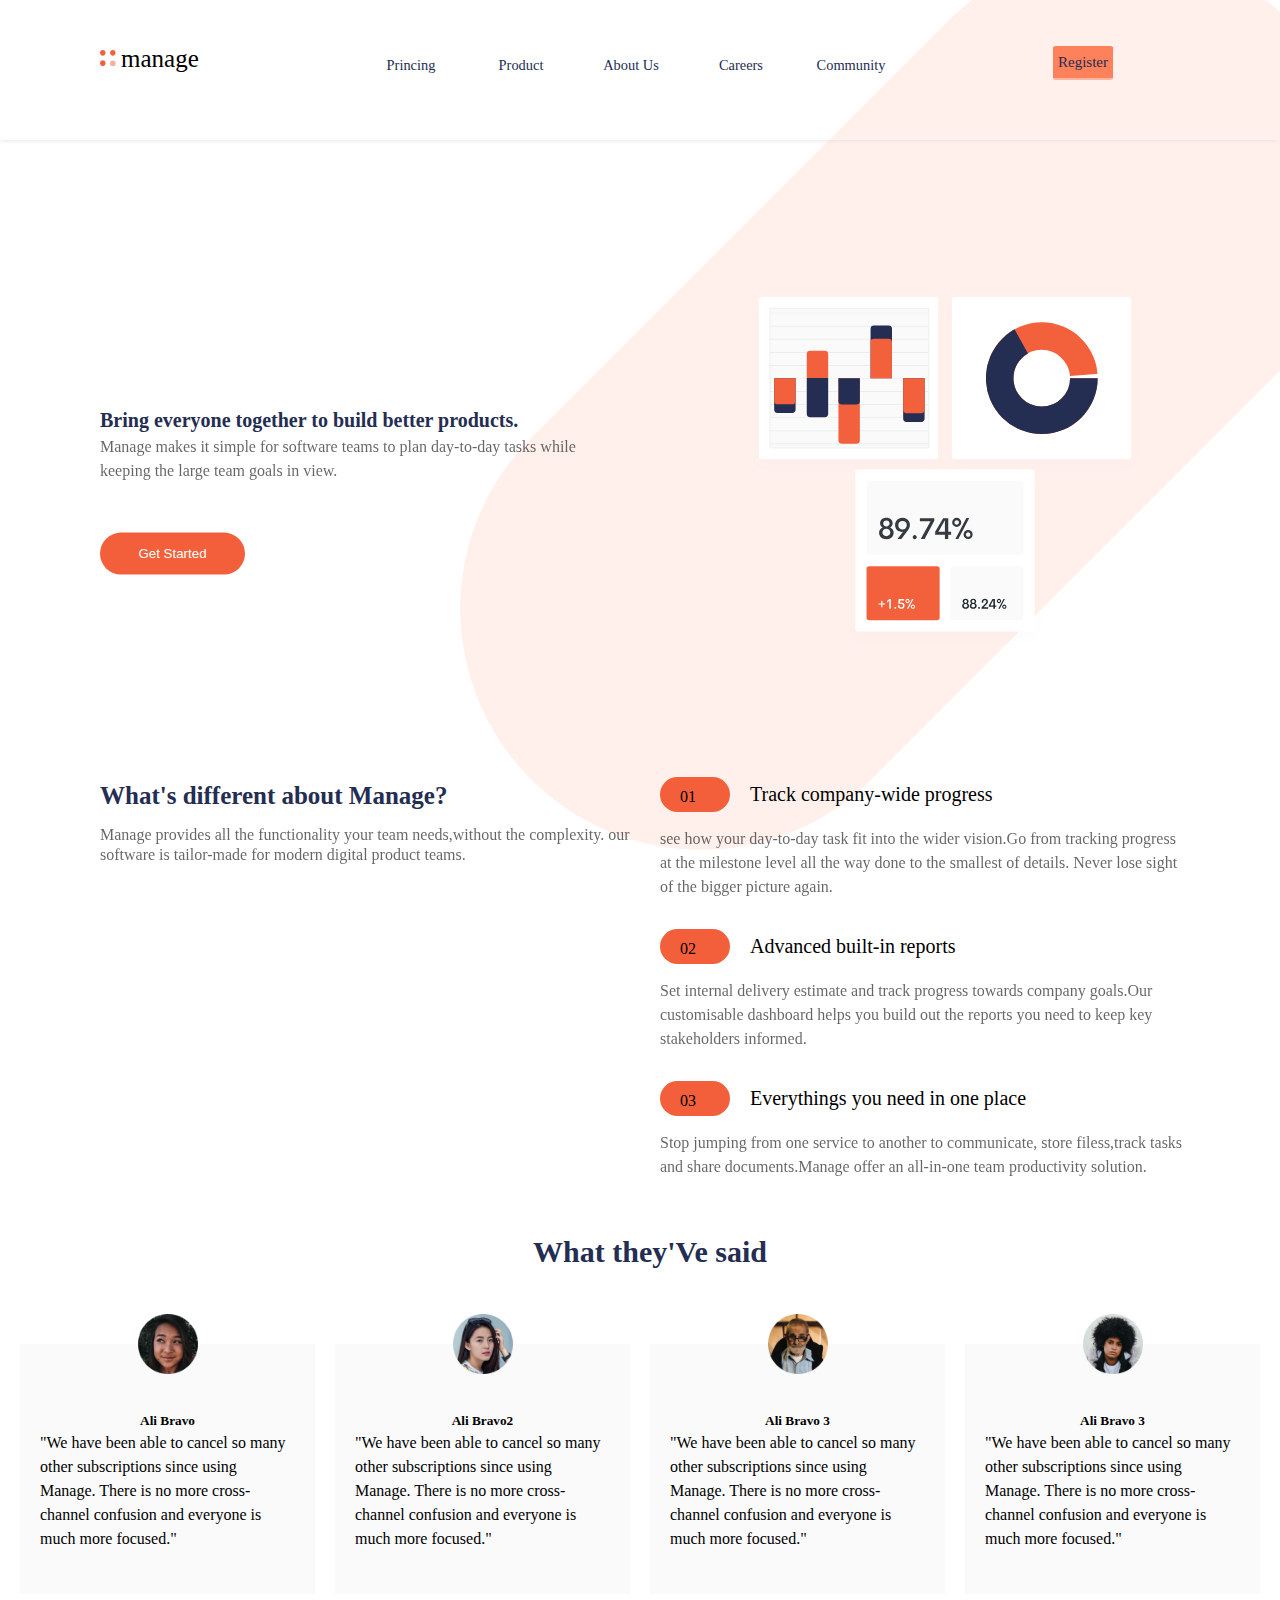
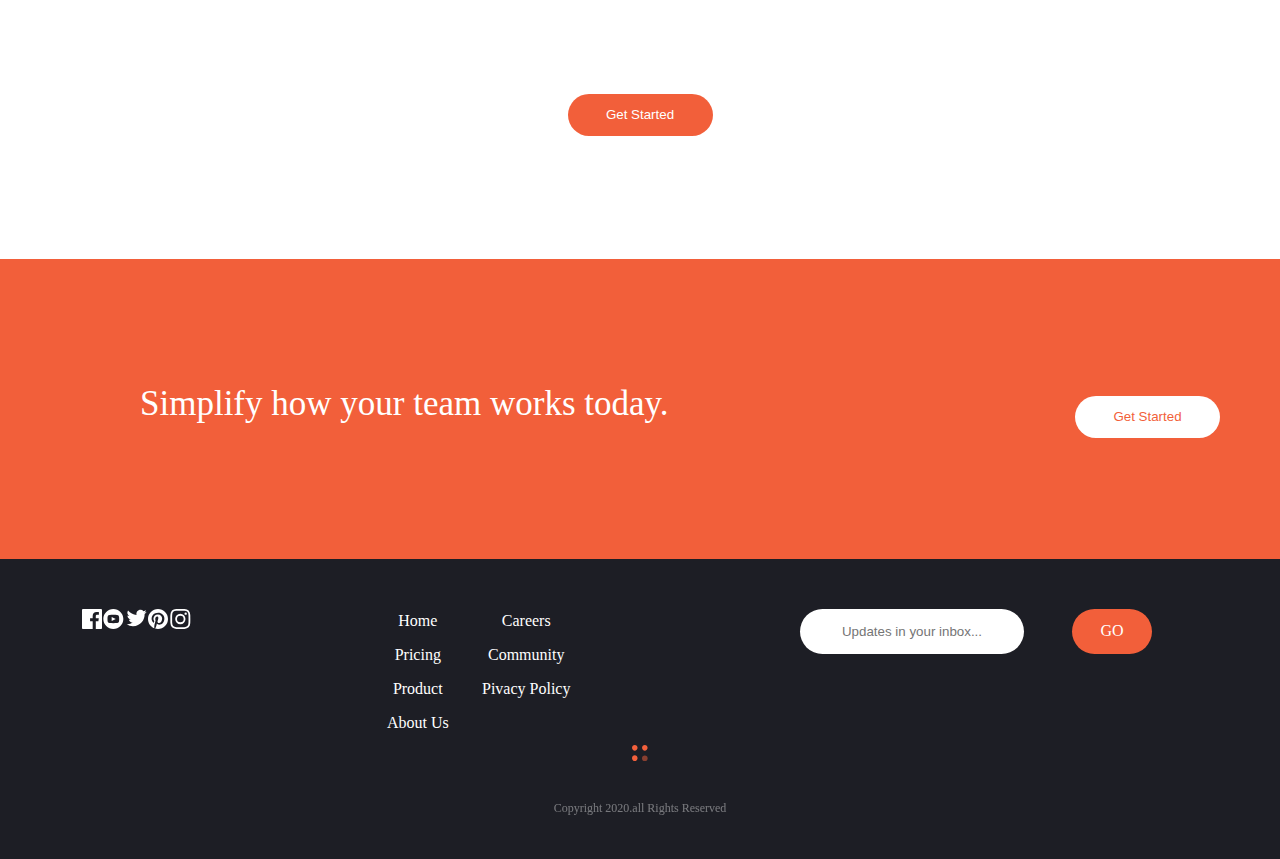
<file: index.html>
<!DOCTYPE html>
<html lang="en">

<head>
    <meta charset="UTF-8">
    <meta name="viewport" content="width=device-width, initial-scale=1.0">
    <title>MY POTOFOLIO</title>
    <link rel="stylesheet" href="/css/main.css">
    <link rel="stylesheet" href="/fontawesome/css/all.css">
    <link rel="icon" href="image/favicon-32x32.png">
</head>

<body>


    <header class="header">

        <div class="gutter_header">
            <span><i class=" fa fa-user-circle fa-2x"></i></span>
            <div class="logoholder">
                <div class="logo">
                    <img src="image/method-draw-image.svg " alt=" logo">
                    <span class="logo_descript">manage</span>
                </div>

                <span class="menu_container">
                    <img src="image/icon-hamburger.svg" alt="menu" id="menu_bar" class="nodisplay">
                </span>
            </div>

            <div class="nav_container">
                <nav>
                    <ul id="nav_link" class="nav">
                        <li><a href="#">Princing</a></li>
                        <li><a href="/component/sign.html">Product</a></li>
                        <li><a href="#">About Us</a></li>
                        <li><a href="#">Careers</a></li>
                        <li><a href="#">Community</a></li>
                    </ul>
                </nav>

                <div class="register">

                    <a href="/component/sign.html">Register</a>

                </div>
            </div>


        </div>




    </header>



    <div class="gutter">
        <section class="main">
            <!-- header__image -->


            <div class="highlight_description">
                <h2 class="main_header">Bring everyone together to build better products.</h2>
                <p>
                    Manage makes it simple for software teams to plan day-to-day tasks while keeping the large team
                    goals in view.
                </p>
                <button>Get Started</button>
            </div>
            <div class="header__image">
                <img src="image/illustration-intro.svg" alt="description__logo">
            </div>
            <!-- <img class="bg_image_1" src="image/bg-tablet-pattern.svg" alt=""> -->



        </section>
        <section>
            <article>
                <header>
                    <h1>What's different about Manage?</h1>
                    <p>Manage provides all the functionality your team needs,without the complexity. our software
                        is tailor-made for modern digital product teams.</p>
                </header>

                <body>
                    <div id="main_holder">
                        <div class="sub_holder">
                            <div class="Artical_sub_header">
                                <div class="number">01</div>
                                <span>Track company-wide progress</span>
                            </div>
                            <p>
                                see how your day-to-day task fit into the wider
                                vision.Go from tracking progress at the milestone
                                level all the way done to the smallest of details.
                                Never lose sight of the bigger picture again.

                            </p>
                        </div>
                        <div class="sub_holder">
                            <div class="Artical_sub_header">
                                <div class="number">02</div>
                                <span>Advanced built-in reports</span>
                            </div>
                            <p>
                                Set internal delivery estimate and track progress
                                towards company goals.Our customisable
                                dashboard helps you build out the reports you
                                need to keep key stakeholders informed.

                            </p>
                        </div>


                        <div class="sub_holder">
                            <div class="Artical_sub_header">
                                <div class="number">03</div>
                                <span>Everythings you need in one place</span>
                            </div>
                            <p>
                                Stop jumping from one service to another to communicate,
                                store filess,track tasks and share documents.Manage offer an all-in-one team
                                productivity solution.

                            </p>
                        </div>
                    </div>
                </body>
            </article>
        </section>
    </div>


    <!-- slider card -->
    <section class="slider">

        <h1 class="slider_header">What they'Ve said</h1>

        <div class="slider_container">

            <div class="comments_slider">
                <img src="image/avatar-ali.png" alt="">
                <h5>Ali Bravo</h5>
                <p>
                    "We have been able to cancel so many other subscriptions since using Manage.
                    There is no more cross-channel confusion and everyone is much more focused."
                </p>
            </div>
            <div class="comments_slider">
                <img src="/image/avatar-anisha.png" alt="">
                <h5>Ali Bravo2</h5>
                <p>
                    "We have been able to cancel so many other subscriptions since using Manage.
                    There is no more cross-channel confusion and everyone is much more focused."
                </p>
            </div>
            <div class="comments_slider">
                <img src="image/avatar-richard.png" alt="">
                <h5>Ali Bravo 3</h5>
                <p>
                    "We have been able to cancel so many other subscriptions since using Manage.
                    There is no more cross-channel confusion and everyone is much more focused."
                </p>
            </div>
            <div class="comments_slider">
                <img src="image/avatar-shanai.png" alt="">
                <h5>Ali Bravo 3</h5>
                <p>
                    "We have been able to cancel so many other subscriptions since using Manage.
                    There is no more cross-channel confusion and everyone is much more focused."
                </p>
            </div>

        </div>


        <div class="sliderdot"></div>
        <button>Get Started</button>
    </section>




    <div class="over_view">
        <p>
            Simplify how your team works today.
        </p>
        <button>Get Started</button>
    </div>
    <footer>
        <div class="footer">
            <div class="inbox_message">
                <input id="inbox" placeholder="Updates in your inbox..."></input>
                <label for="">GO</label>
            </div>
            <div class="footer_services_list">
                <ul>
                    <li><a href="">Home</a></li>
                    <li><a href="">Pricing</a></li>
                    <li><a href="">Product</a></li>
                    <li><a href="">About Us</a></li>
                </ul>
                <ul>
                    <li><a href="">Careers</a></li>
                    <li><a href="">Community</a></li>
                    <li><a href="">Pivacy Policy</a></li>

                </ul>
            </div>
            <div class="social_contact">
                <a href=""><img src="image/icon-facebook.svg" alt=""></a>
                <a href=""><img src="image/icon-youtube.svg" alt=""></a>
                <a href=""><img src="image/icon-twitter.svg" alt=""></a>
                <a href=""><img src="image/icon-pinterest.svg" alt=""></a>
                <a href=""><img src="image/icon-instagram.svg" alt=""></a>
            </div>


        </div>
        <img src="image/method-draw-image.svg" alt="logo">
        <p>Copyright 2020.all Rights Reserved</p>
    </footer>

    <script src="/main.js/Functions.js"></script>
    <script src="/main.js/App.js"></script>
</body>

</html>
</file>
<file: css/main.css>
*{
padding: 0px;
margin: 0px;
box-sizing: border-box;
line-height: 150%;

}
 

body{

 max-height: 100vh;
 position: relative;
 text-align: center;
 font-size: 16px;
 background-image: url("/image/bg-tablet-pattern.svg");
 background-size:contain;
 background-repeat:no-repeat;
 background-position: top -50px right -80px;
 } 

 .gutter{
 
   padding: 20px;
 }

 .gutter_header{
  position: relative;
  padding: 0px 20px 0px 20px;
 }

 
.logoholder{
  width: 100%;
  display: grid; 
  grid-template-columns: 1fr 1fr ;
  
}



.logo{

   justify-self: self-start;
   padding-top: 40px;
 
}





.logo_descript{
   
    font-size: 25px;

}





.menu_container{
    
 display: inline-block; 
 justify-self: self-end;
 padding: 50px 20px 0px 0px;

}


.nav_container{
  position: relative;
}


  .display{
   display: block;
} 

.nodisplay{
  display: none;
}

.nav.navdisplay{
     
    position: relative;
    display: block;
    z-index: 1;
}  






 
 nav ul{

     display: none;
     list-style: none;
     width:100%;
     padding: 20px;
     background-color:white;
     
 } 

 nav ul li a{
    display: block;
    text-decoration: none;
    padding: 0rem 0px 0.375rem 0px;
    font-size: .9rem;
    color: hsl(228, 39%, 23%);
   
 } 

 .register{
   display: none;
 }

.register.mobile{

   display: block;
   position: absolute;
   text-align: center;
   border-radius: 5px;
   top: -10%;
   background-color: white;
   width: 100%;
   height: auto;
   padding: 20px 10px;
   z-index: 1;

}


.register.mobile a,.register a{

   display: block;
   text-decoration: none;
   font-size: 15px;
   color: hsl(228, 39%, 23%);
   padding-bottom: 10px;
   padding-top: 10px;
   cursor: pointer;border-bottom: 2px solid rgba(243, 240, 240, 0.466);
  transition: .4s;

}

.fa{

  position: absolute;
  transform: translateY(calc(100% + 16px));
  right: 20%;
 

}

 .header__image{

    width: 100%;
    position: absolute;
    top: 15%;
    z-index: 0;
    left: 0%;

}


.header__image img {

   
   width: 100%;
   max-width:300px;
  
}


.main{

    margin-top: 300px;
   

} 


.highlight_description{
 position: relative; 
padding: 0px 0px 0px 0px;
}




.highlight_description h2{
    font-size: 30px;
    line-height: 150%;
    color: hsl(228, 39%, 23%);
    font-weight: 900;
    text-align: left;
    padding-top: 60px;
   
}



.highlight_description p{
  margin-top: 20px;
  line-height: 150%;
  opacity: .6;
  position: relative;
  z-index: 1;
  text-align: left;
}

.highlight_description button{
    background-color:hsl(12, 88%, 59%);
    border: none;
    border-radius: 40px;
    width: 145px;
    height: 42px;
    z-index: 1;
    color: white;
    margin-top: 30px;
}

.highlight_description button:hover{
cursor: pointer;
opacity: .4;
}

article{

     padding: 0px 0px 0px 0px;
}

article header h1{

    margin-top: 60px;
    font-size: 30px;
    line-height: 150%;
    color: hsl(228, 39%, 23%);
    font-weight: 900;
    text-align: left;
   
}


article header p{
  opacity: .6;
  line-height: 130%;
  text-align: left;
  padding-bottom: 35px;
  padding-top: 20px;

}

.sub_holder{
  width: 100%;
}

.Artical_sub_header{
 
    display: grid;
    grid-template-columns: 1fr 1fr;
    height: 40px;
    border-radius:25px ;
    background-color:hsl(13, 100%, 96%);
    

    
}

.Artical_sub_header p{
   display: inline-block;
    font-size: 15px;
   

}

.number{
  display: inline-block;
    background-color: hsl(12, 88%, 59%);
    width: 70px;
    border-radius: 30px;
    line-height: 40px;
    padding-left: 20px;
}

.sub_holder p{
    padding: 30px 20px 30px 0px;
    line-height: 150%;
    opacity: .6;
    text-align: left;
}


.slider{
    width: 100%;
    overflow: hidden;
  
}



.slider_header{
    
    font-size: 30px;
    line-height: 150%;
    padding: 0px 0px 0px 20px;
    color: hsl(228, 39%, 23%);
    font-weight: 900;
    margin-bottom:30px ;
}

.slider button{
   
    background-color:hsl(12, 88%, 59%) ;
    border: none;
    border-radius: 40px;
    width: 145px;
    height: 42px;
    color: white;
    margin-top: 20px;
}

.slider button:hover{
cursor: pointer;
opacity: .4;
}


.slider_container{
    position: relative;
    height: 250px;
    width: 100%;
    margin-bottom: 10px;
    transition: .9s;
}


.comments_slider{
    
    position: absolute;
    background-color:  hsl(0, 0%, 98%);
    padding: 0px 20px 20px 20px;
    width: 100%;
    
}

.comments_slider p{

    text-align: left;

}

.comments_slider img{
  position: relative;
  top: -30px;
  width: 60px;
}






.sliderdot{

  display: flex;
  justify-content: center;
 
}


.single_dot{
  border: 1px dashed red;
  width:  15px;
  height: 15px;
  background-color: white;
  border-radius: 50%;
}

.single_dot.active{
  background-color: yellow;
}




.over_view {
    
    display: flex;
    flex-direction: column;
    justify-content: center;
    align-items: center;
    width:100% ;
    background-color:hsl(12, 88%, 59%) ;
    color: white;
    height: 300px;
    margin-top: 30px;
    padding: 0px 20px 0px 20px;
   
}

.over_view p{
    font-size: 35px;
    margin-bottom: 10px;
}

.over_view button{

    background-color:white;
    border: none;
    border-radius: 40px;
    width: 145px;
    height: 42px;
    margin-top: 15px;
    color: hsl(12, 88%, 59%); 
    
}


.over_view button:hover{
cursor: pointer;
opacity: .7;
}




footer{
    min-height: 300px;
    color: white;
    background-color:hsl(233, 12%, 13%) ;
}

.footer{
    
  padding-top: 50px;

}


.inbox_message{

    display: flex;
    justify-content: space-evenly;
    width: 100%;
    padding: 35px 15px 15px 15px ;

}

.inbox_message input{

    min-width: 150px;
    width: 100%;
    height: 45px;
    border: none;
    border-radius: 40px;
    text-align: center;
    margin-right: 10px;
    
}

.inbox_message label{
    
    height: 45px;
    max-width: 80px;
    width: 100%;
    text-align: center;
    padding-top: 10px;
    background-color:hsl(12, 88%, 59%) ;
    border: none;
    border-radius: 40px;

}



.footer_services_list{

    display: flex;
    justify-content: space-around;
    margin: 30px 30px 20px 30px;
    
}


.footer_services_list ul li{

    list-style: none;

}

.footer_services_list ul a{

    display: block;
    padding-bottom: 10px;
    color: white;
    text-decoration: none;
}


.social_contact{

    display: flex;
    justify-content: space-evenly;
    width: 100%;
    margin-bottom: 30px;

}



footer p{
    
    margin-top: 30px;
    font-size: 12px;
    opacity: .4;
}




 @media(max-width:440px){

 .fa{
   margin-right: 20px;
 }
 



} 

@media(min-width:300px){

 
.header__image {
    top: 25%;
}

 

} 



@media(min-width:768px){



 .register.mobile{

  
   width: 200px;
   height: auto;
   right: 10%;
  background-color: white;

}


}


@media(min-width:1000px){
      
   .header{
    
       height: 140px;
       box-shadow: 0px 0px 5px rgb(228, 221, 221);
   }



    .gutter_header{
  padding: 0px 0px 0px 100px;
 }

   
   .main{

    display: grid;
    grid-template-columns: 1fr 1fr;
    column-gap: 20px;
    margin-top: 0px;
    justify-content: space-between;
    transform: translateY(50%);

  } 


    nav ul{
     
     display: grid;
     grid-template-columns: 1fr 1fr 1fr 1fr 1fr ;
     width: 50%;
     position: absolute;
     transform: translateY(-70%);
     right: 30%;
     background: none;
 } 

 nav ul li a{
   
 padding: 0px;
display: inline-block;
 }


 nav ul li:hover a{

    cursor: pointer; 
    color: rgb(253, 129, 91);
    
   }

nav ul li:active a{
     opacity: .1;
   }



.register{

  display: block;
  position: absolute;
  top: -2rem;
  right: 15%;


}

.register a{

  display: inline-block;
  background-color: rgb(253, 129, 91);
  padding: 10%;
  border-radius: 5%;
  color:hsl(228, 39%, 23%) ;
}

.register a:hover{

opacity: .6;

}

.fa{

 visibility: hidden;
 

}


 .header__image{

    position: static;
    top: 20%;
    
       
    }


  .header__image img {

   margin-right: 20px;
   width:100%;
   max-width: 400px;
   transform: translateY(-15%);

  }




  .highlight_description{
  padding-left: 80px;
  text-align: left;
 
   }



  .highlight_description h2{
    font-size: 20px;
   }



  .highlight_description p{

  margin: 0px;
  z-index: 0;

  }

   .highlight_description button{

    margin-top: 50px;
    z-index: 0;
    
  }


   article{

    display: grid;
    grid-template-columns: 1fr 1fr;
    text-align: left;
    margin-top: 20%;

   }


   article header{

    padding-left: 80px;
   
  }




  article header h1{

    margin-top: 0px;
    font-size: 25px;
    font-weight: 900px;
    
  }


  article header p{
 
  padding: 0px;
  margin-top: 10px;
  
  }

  .Artical_sub_header{

    background-color:hsl(13, 100%, 96%);
    display: flex;
    height: 0px;
    line-height: 0px;
    margin-left: 20px;
    
  }




  .Artical_sub_header span{
    font-size: 20px;
    padding-top: 2px;
    padding-left: 20px;

}

  .number{

    height: 35px;
    


  }



  .sub_holder{

    text-align: left;
    padding-right: 50px;
   
  }

  .sub_holder p{

    margin-top: 20px;
    padding: 1.875rem 1.25rem;
    line-height: 150%;
    opacity: .6;
  }



  .slider{

    height: 600px;
  
  }


  .slider_container{
 
    display: grid;
    grid-template-columns: 1fr 1fr 1fr 1fr;
    position: relative;
    padding-left: 20px;
    padding-right: 20px;
    height: 250px;
    width: 100%;
    margin-bottom: 0px;
    column-gap: 20px;
  }


  .comments_slider{
    position: static;
    background-color:  hsl(0, 0%, 98%);
    padding: 0px 20px 20px 20px;
    min-width:100%;
    width: 90%;
    height: 100%;
    
  }



  .slider_header{
   
    margin-bottom:70px ;
  }

  .sliderdot{

  display: none;
 
  }


  .slider button{
   
    margin-top: 100px;
  }




  .over_view {
    
    flex-direction: row;
    justify-content: space-between;
    padding: 0px 60px 0px 140px;
   
  }


  .footer{
    
  display: flex;
  flex-direction:row-reverse;
  justify-content: space-between;
  padding: 50px 80px 0px 80px;

  }


  .inbox_message{

    display: flex;
    justify-content: space-evenly;
    width: 40%;
    padding:0px;

  }

  .inbox_message input{

    width: 50%;
    margin-right: 0px;
    
  }

  .inbox_message label{
  
    width: 50%;
   
  }



  .footer_services_list{

    display: grid;
    grid-template-columns:  1fr 1fr;
    column-gap: 20px;
    justify-content: space-between;
    margin: 0px;
    
  }


  .footer_services_list ul li{

    list-style: none;

  }




  .social_contact{

    display: flex;
    justify-content: space-evenly;
    width: 10%;
    margin-bottom: 0px;

  }
}
</file>
